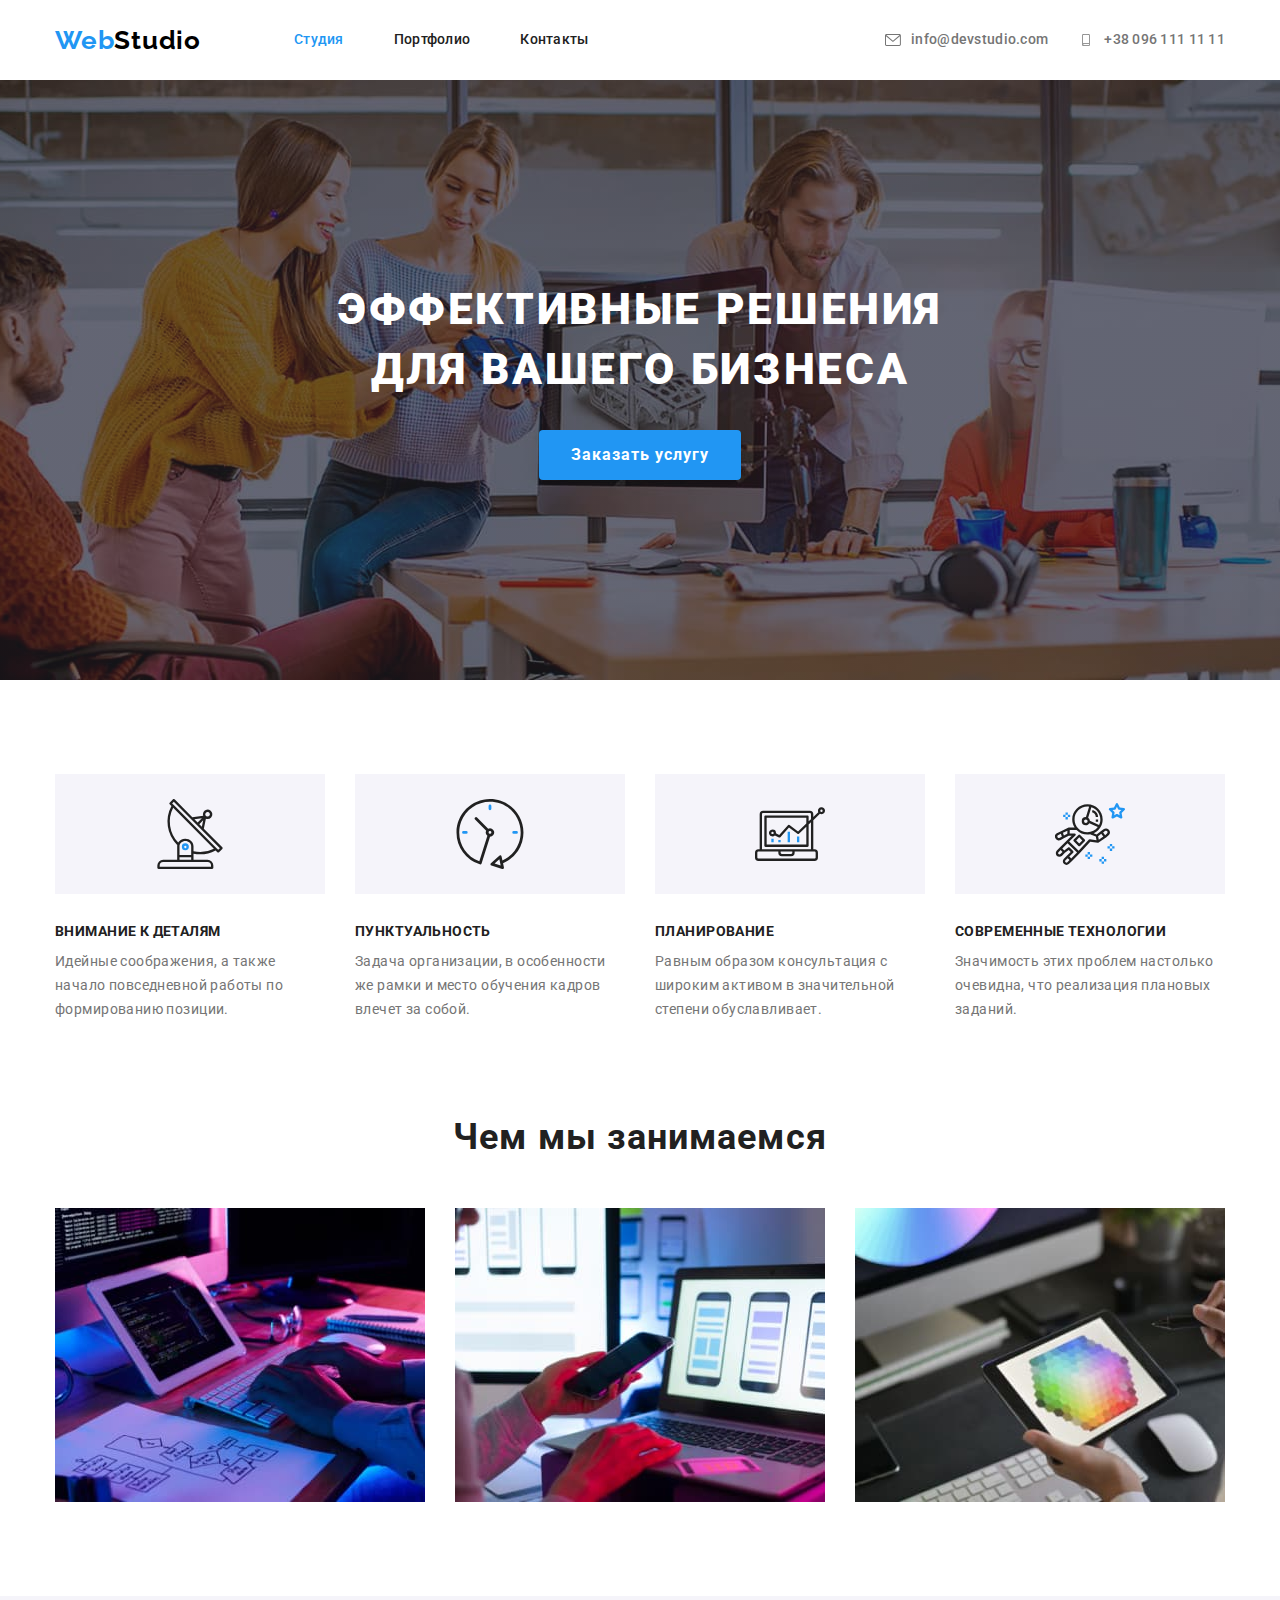
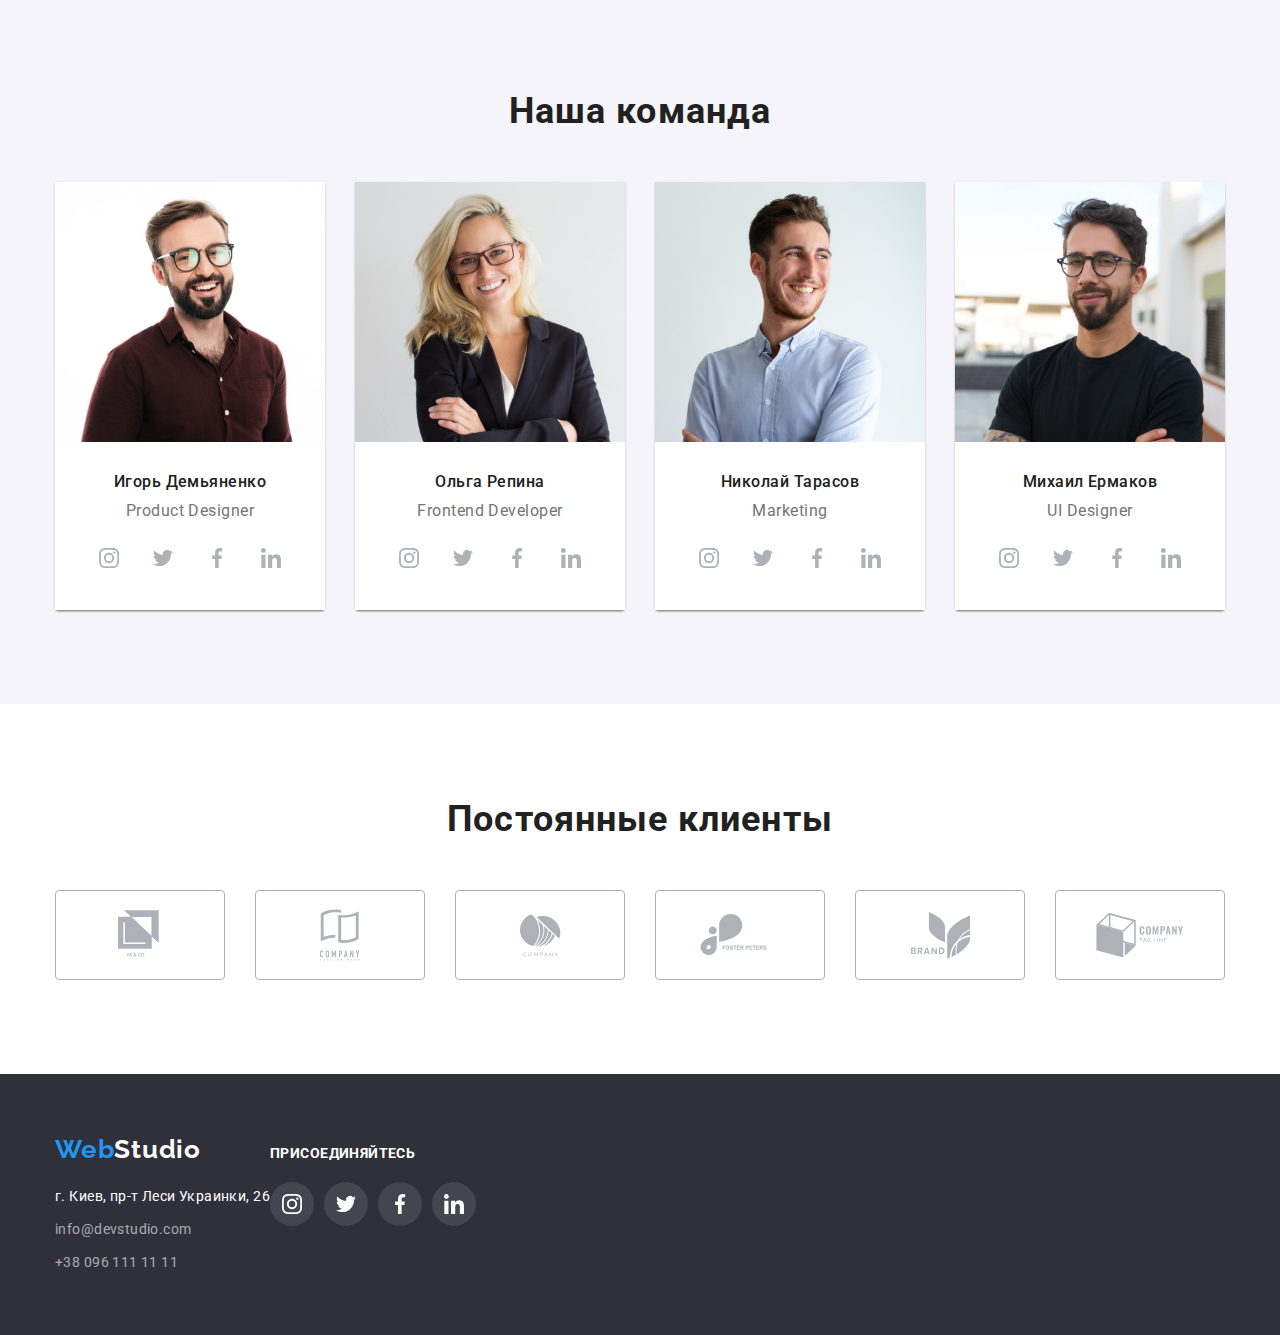
<file: index.html>
<!DOCTYPE html>
<html lang="ru">
<head>
    <meta charset="UTF-8">
    <meta http-equiv="X-UA-Compatible" content="IE=edge">
    <meta name="viewport" content="width=device-width, initial-scale=1.0">
    <title>Студия</title>
    <link href="https://fonts.googleapis.com/css2?family=Raleway:wght@700&family=Roboto:wght@400;500;700;900&display=swap"
          rel="stylesheet">
    <link rel="stylesheet" href="https://cdnjs.cloudflare.com/ajax/libs/modern-normalize/1.0.0/modern-normalize.min.css">   
    <link rel="stylesheet" href="css/styles.css">
</head>
<body>
    <!--Site header -->
    <header class="page-header">
        <div class="container main-page">
            <nav class="header-nav">
                <a href="" class="logo">Web<span class="logo-studio">Studio</span></a>

                <ul class="site-nav list">
                    <li class="item"><a href="" class="link current">Студия</a></li>
                    <li class="item"><a href="./portfolio.html" class="link">Портфолио</a></li>
                    <li class="item"><a href="" class="link">Контакты</a></li>
                </ul>
            </nav>

                <ul class="auth list">
                    <li class="item">
                        <a href="mailto:info@devstudio.com" class="auth-link">
                            <svg class="icon" width="16" height="12">
                                <use href="./images/icons.svg#icon-envelope"></use>
                            </svg>
                            info@devstudio.com
                        </a>
                    </li>
                    <li class="item">
                        <a href="tel:+380961111111" class="auth-link">
                            <svg class="icon" width="16" height="12">
                                <use href="./images/icons.svg#icon-smartphone"></use>
                            </svg>
                            +38 096 111 11 11
                        </a>
                    </li>
                </ul>
                
        </div>
    </header> 

    <main>
        <!--Hero-->
        <section class="hero">
            <div class="overlay">
                <div class="section-hero">
                    <h1 class="title">Эффективные решения для вашего бизнеса</h1>
                    <button type="button" class="button">Заказать услугу</button>
                </div>
            </div>
        </section>
        <!--features-->
        <section class="section">
            <div class="container ">
                <ul class="feature list">
                    <li class="item icon-antena">
                        <h3 class="section-title">Внимание к деталям</h3>
                        <p class="section-text">
                            Идейные соображения, а также
                            начало повседневной работы по
                            формированию позиции.
                        </p>
                    </li>
                    <li class="item icon-clock">
                        <h3 class="section-title">Пунктуальность</h3>
                        <p class="section-text">
                            Задача организации, в особенности
                            же рамки и место обучения кадров
                            влечет за собой.
                        </p>
                    </li>
                    <li class="item icon-diagram">
                        <h3 class="section-title">Планирование</h3>
                        <p class="section-text">
                            Равным образом консультация с
                            широким активом в значительной
                            степени обуславливает.
                        </p>
                    </li>
                    <li class="item icon-astronaut">
                        <h3 class="section-title">Современные технологии</h3>
                        <p class="section-text">
                            Значимость этих проблем настолько
                            очевидна, что реализация плановых
                            заданий.
                        </p>
                    </li>
                </ul>
            </div>
        </section>
        <!--Activities-->
        <section class="section-no-padding">
            <div class="container">
                <h2 class="heading">Чем мы занимаемся</h2>

                <ul class="img list">
                    <li class="item"><img src="./images/workspace.jpg" alt="рабочее место" width="370"></li>
                    <li class="item"><img src="./images/computer.jpg" alt="компьютер" width="370"></li>
                    <li class="item"><img src="./images/tablet.jpg" alt="планшет" width="370"></li>
                </ul>
            </div>
        </section>
        <!--Team-->
        <section class="section team">
            <div class="container">
                <h2 class="caption">Наша команда</h2>

                <ul class="caption-content list">
                    <li class="item">
                        <article class="caption-card">
                        <div class="card-thumb">
                            <img class="no-gap" src="./images/igor.jpg" alt="igor" width="270">
                        </div>
                        <div class="card-content">
                            <h3 class="caption-title">Игорь Демьяненко</h3>
                            <p class="caption-text">Product Designer</p>

                            <ul class="caption-icon list">
                                <li class="item">
                                    <a href="" class="caption-icon-link" target="_blank" rel="noopener noreferer">
                                        <svg class="icon-card" width="20" height="20">
                                            <use href="./images/icons.svg#icon-instagram"></use>
                                        </svg>
                                    </a>
                                </li>
                                <li class="item">
                                    <a href="" class="caption-icon-link" target="_blank" rel="noopener noreferer">
                                        <svg class="icon-card" width="20" height="20">
                                            <use href="./images/icons.svg#icon-twitter"></use>
                                        </svg>
                                    </a>
                                </li>
                                <li class="item">
                                    <a href="" class="caption-icon-link" target="_blank" rel="noopener noreferer">
                                        <svg class="icon-card" width="20" height="20">
                                            <use href="./images/icons.svg#icon-facebook"></use>
                                        </svg>
                                    </a>
                                </li>
                                <li class="item">
                                    <a href="" class="caption-icon-link" target="_blank" rel="noopener noreferer">
                                        <svg class="icon-card" width="20" height="20">
                                            <use href="./images/icons.svg#icon-linkedin"></use>
                                        </svg>
                                    </a>
                                </li>
                            </ul>
                    
                        </div>
                        </article>
                    </li>
                    <li class="item">
                        <article class="caption-card">
                        <div class="card-thumb">
                            <img src="./images/olga.jpg" alt="olga" width="270">
                        </div>
                        <div class="card-content">
                            <h3 class="caption-title">Ольга Репина</h3>
                            <p class="caption-text">Frontend Developer</p>

                        <ul class="caption-icon list">
                            <li class="item">
                                <a href="" class="caption-icon-link" target="_blank" rel="noopener noreferer">
                                    <svg class="icon-card" width="20" height="20">
                                        <use href="./images/icons.svg#icon-instagram"></use>
                                    </svg>
                                </a>
                            </li>
                            <li class="item">
                                <a href="" class="caption-icon-link" target="_blank" rel="noopener noreferer">
                                    <svg class="icon-card" width="20" height="20">
                                        <use href="./images/icons.svg#icon-twitter"></use>
                                    </svg>
                                </a>
                            </li>
                            <li class="item">
                                <a href="" class="caption-icon-link" target="_blank" rel="noopener noreferer">
                                    <svg class="icon-card" width="20" height="20">
                                        <use href="./images/icons.svg#icon-facebook"></use>
                                    </svg>
                                </a>
                            </li>
                            <li class="item">
                                <a href="" class="caption-icon-link" target="_blank" rel="noopener noreferer">
                                    <svg class="icon-card" width="20" height="20">
                                        <use href="./images/icons.svg#icon-linkedin"></use>
                                    </svg>
                                </a>
                            </li>
                        </ul>
                        </div>
                        </article>
                    </li>
                    <li class="item">
                        <article class="caption-card">
                        <div class="card-thumb">
                            <img src="./images/nickolas.jpg" alt="nickolas" width="270">
                        </div>
                        <div class="card-content">
                            <h3 class="caption-title">Николай Тарасов</h3>
                            <p class="caption-text">Marketing</p>

                            <ul class="caption-icon list">
                                <li class="item">
                                    <a href="" class="caption-icon-link" target="_blank" rel="noopener noreferer">
                                        <svg class="icon-card" width="20" height="20">
                                            <use href="./images/icons.svg#icon-instagram"></use>
                                        </svg>
                                    </a>
                                </li>
                                <li class="item">
                                    <a href="" class="caption-icon-link" target="_blank" rel="noopener noreferer">
                                        <svg class="icon-card" width="20" height="20">
                                            <use href="./images/icons.svg#icon-twitter"></use>
                                        </svg>
                                    </a>
                                </li>
                                <li class="item">
                                    <a href="" class="caption-icon-link" target="_blank" rel="noopener noreferer">
                                        <svg class="icon-card" width="20" height="20">
                                            <use href="./images/icons.svg#icon-facebook"></use>
                                        </svg>
                                    </a>
                                </li>
                                <li class="item">
                                    <a href="" class="caption-icon-link" target="_blank" rel="noopener noreferer">
                                        <svg class="icon-card" width="20" height="20">
                                            <use href="./images/icons.svg#icon-linkedin"></use>
                                        </svg>
                                    </a>
                                </li>
                            </ul>
                        </div>
                        </article>
                    </li>
                    <li class="item">
                        <article class="caption-card">
                        <div class="card-thumb">
                            <img src="./images/michael.jpg" alt="michael" width="270">
                        </div>
                        <div class="card-content">
                            <h3 class="caption-title">Михаил Ермаков</h3>
                            <p class="caption-text">UI Designer</p>

                            <ul class="caption-icon list">
                                <li class="item">
                                    <a href="" class="caption-icon-link" target="_blank" rel="noopener noreferer">
                                        <svg class="icon-card" width="20" height="20">
                                            <use href="./images/icons.svg#icon-instagram"></use>
                                        </svg>
                                    </a>
                                </li>
                                <li class="item">
                                    <a href="" class="caption-icon-link" target="_blank" rel="noopener noreferer">
                                        <svg class="icon-card" width="20" height="20">
                                            <use href="./images/icons.svg#icon-twitter"></use>
                                        </svg>
                                    </a>
                                </li>
                                <li class="item">
                                    <a href="" class="caption-icon-link" target="_blank" rel="noopener noreferer">
                                        <svg class="icon-card" width="20" height="20">
                                            <use href="./images/icons.svg#icon-facebook"></use>
                                        </svg>
                                    </a>
                                </li>
                                <li class="item">
                                    <a href="" class="caption-icon-link" target="_blank" rel="noopener noreferer">
                                        <svg class="icon-card" width="20" height="20">
                                            <use href="./images/icons.svg#icon-linkedin"></use>
                                        </svg>
                                    </a>
                                </li>
                            </ul>
                        </div>
                        </article>
                    </li>
                </ul>
            </div>
        </section>
        <!--clients-->  
        <section class="section">
            <div class="container">
                <h2 class="client-title">Постоянные клиенты</h2>
        
                <ul class="client-content list">
                
                    <li class="item-client">
                        <a href="" class="client">
                            <svg class="logo-icon" width="45" height="50">
                                <use href="./images/icons.svg#icon-logo-1"></use>
                            </svg>
                        </a>
                    </li>
                    <li class="item-client">
                        <a href="" class="client">
                            <svg class="logo-icon" width="40" height="52">
                                <use href="./images/icons.svg#icon-logo-2"></use>
                            </svg>
                        </a>
                    </li>
                    <li class="item-client">
                        <a href="" class="client">
                            <svg class="logo-icon" width="41" height="43">
                                <use href="./images/icons.svg#icon-logo-3"></use>
                            </svg>
                        </a>
                    </li>
                    <li class="item-client">
                        <a href="" class="client">
                            <svg class="logo-icon" width="80" height="42">
                                <use href="./images/icons.svg#icon-logo-4"></use>
                            </svg>
                        </a>
                    </li>
                    <li class="item-client">
                        <a href="" class="client">
                            <svg class="logo-icon" width="59" height="47">
                                <use href="./images/icons.svg#icon-logo-5"></use>
                            </svg>
                        </a>
                    </li>
                    <li class="item-client">
                        <a href="" class="client">
                            <svg class="logo-icon" width="88" height="45">
                                <use href="./images/icons.svg#icon-logo-6"></use>
                            </svg>
                        </a>
                    </li>
                    
                </ul>
            </div>
        </section>

    </main>
    <!--footer-->
    <footer class="footer">
        <div class="container footer-content">

            <div class="footer-box">
                <a href="" class="footer-logo">Web<span class="footer-studio">Studio</span> </a>
                <address class="footer-address">
                        <p class="address-link">г. Киев, пр-т Леси Украинки, 26</p>
                    <ul class="address list">
                        <li><a href="mailto:info@devstudio.com" class="footer-link">info@devstudio.com</a></li>
                        <li class="tel"><a href="tel:+380961111111" class="footer-link">+38 096 111 11 11</a></li>
                    </ul>
                </address>
            </div>

            <div class="footer-box">
                <p class="footer-title">присоединяйтесь</p>

                <ul class="footer-icon list">
                    <li class="item">
                        <a href="" class="footer-icon-link" target="_blank" rel="noopener noreferer">
                            <svg class="footer-icon-card" width="20" height="20">
                                <use href="./images/icons.svg#icon-instagram"></use>
                            </svg>
                        </a>
                    </li>
                    <li class="item">
                        <a href="" class="footer-icon-link" target="_blank" rel="noopener noreferer">
                            <svg class="footer-icon-card" width="20" height="20">
                                <use href="./images/icons.svg#icon-twitter"></use>
                            </svg>
                        </a>
                    </li>
                    <li class="item">
                        <a href="" class="footer-icon-link" target="_blank" rel="noopener noreferer">
                            <svg class="footer-icon-card" width="20" height="20">
                                <use href="./images/icons.svg#icon-facebook"></use>
                            </svg>
                        </a>
                    </li>
                    <li class="item">
                        <a href="" class="footer-icon-link" target="_blank" rel="noopener noreferer">
                            <svg class="footer-icon-card" width="20" height="20">
                                <use href="./images/icons.svg#icon-linkedin"></use>
                            </svg>
                        </a>
                    </li>
                </ul>
            
            </div>

        </div>
    </footer>

</body>
</html>
</file>
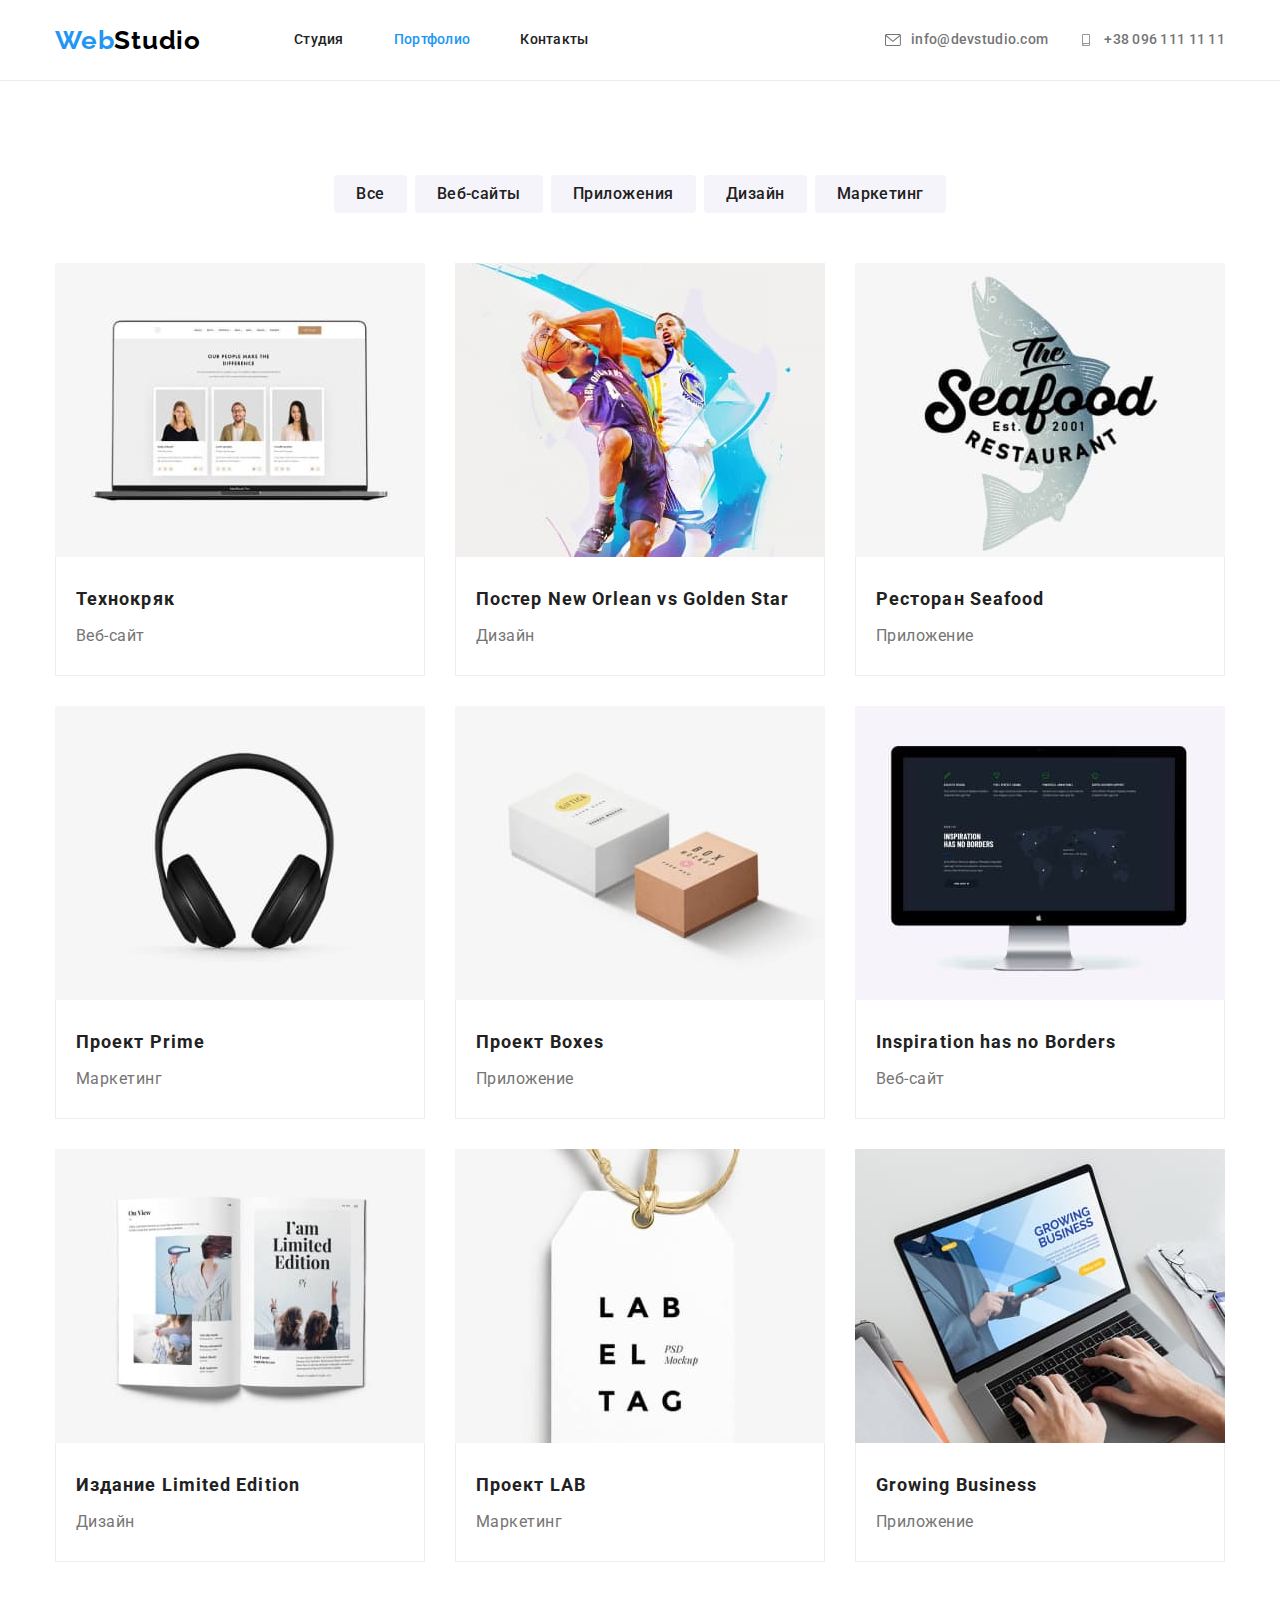
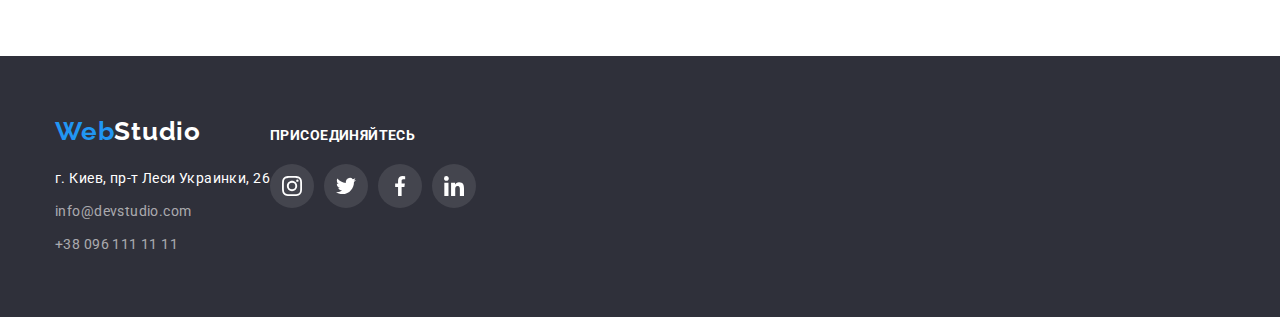
<file: portfolio.html>
<!DOCTYPE html>
<html lang="ru">
<head>
    <meta charset="UTF-8">
    <meta http-equiv="X-UA-Compatible" content="IE=edge">
    <meta name="viewport" content="width=device-width, initial-scale=1.0">
    <title>Портфолио</title> 
    <link href="https://fonts.googleapis.com/css2?family=Raleway:wght@700&family=Roboto:wght@400;500;700;900&display=swap"
          rel="stylesheet">
    <link rel="stylesheet" href="https://cdnjs.cloudflare.com/ajax/libs/modern-normalize/1.0.0/modern-normalize.min.css">
    <link rel="stylesheet" href="css/styles.css">
</head>
<body>
    <!--Site header -->
    <header class="page-header portfolio-heder">
        <div class="container main-page">
            <nav class="header-nav">
                <a href="" class="logo">Web<span class="logo-studio">Studio</span></a>

                <ul class="site-nav list">
                    <li class="item"><a href="./index.html" class="link">Студия</a></li>
                    <li class="item"><a href="" class="link current">Портфолио</a></li>
                    <li class="item"><a href="" class="link">Контакты</a></li>
                </ul>
            </nav>

            <ul class="auth list">
                <li class="item">
                    <a href="mailto:info@devstudio.com" class="auth-link">
                        <svg class="icon" width="16" height="12">
                            <use href="./images/icons.svg#icon-envelope"></use>
                        </svg>
                        info@devstudio.com
                    </a>
                </li>
                <li class="item">
                    <a href="tel:+380961111111" class="auth-link">
                        <svg class="icon" width="16" height="12">
                            <use href="./images/icons.svg#icon-smartphone"></use>
                        </svg>
                        +38 096 111 11 11
                    </a>
                </li>
            </ul>
        </div>
    </header>
    <!--portfolio -->
    <main>
        <!--portfolio button -->
        <section class="section">
            <div class="container">
                
                <ul class="btn list">
                    <li class="item">
                        <button type="button" class="btn-link">Все</button>
                    </li>
                    <li class="item">
                        <button type="button" class="btn-link">Веб-сайты</button>
                    </li>
                    <li class="item">
                        <button type="button" class="btn-link">Приложения</button>
                    </li>
                    <li class="item">
                        <button type="button" class="btn-link">Дизайн</button>
                    </li>
                    <li class="item">
                        <button type="button" class="btn-link">Маркетинг</button>
                    </li>
                </ul>
                <!--portfolio img  -->

                <ul class="portfolio-ection list">
                    <li class="item">
                        <article class="card">
                            <div class="portfolio-card">
                                <img src="images/website.jpg" alt="web site" width="370">
                            </div>
                            <div class="portfolio-content">
                                <h2 class="portfolio-title">Технокряк</h2>
                                <p class="portfolio-text">Веб-сайт</p>
                            </div>
                        </article>
                    </li>
                    <li class="item">
                        <article class="card">
                            <div class="portfolio-card">
                            <img src="images/basketball.jpg" alt="basketball players" width="370">
                            </div>
                            <div class="portfolio-content">
                                <h2 class="portfolio-title">Постер New Orlean vs Golden Star</h2>
                                <p class="portfolio-text">Дизайн</p>
                            </div>
                        </article>
                    </li>
                    <li class="item">
                        <article class="card">
                            <div class="portfolio-card">
                                <img src="images/restaurant.jpg" alt="restaurant logo" width="370">
                            </div>
                            <div class="portfolio-content">
                                <h2 class="portfolio-title">Ресторан Seafood</h2>
                                <p class="portfolio-text">Приложение</p>
                            </div>
                        </article>
                    </li>
                    <li class="item">
                        <article class="card">
                            <div class="portfolio-card">
                                <img src="images/headphones.jpg" alt="headphones" width="370">
                            </div>

                            <div class="portfolio-content">
                                <h2 class="portfolio-title">Проект Prime</h2>
                                <p class="portfolio-text">Маркетинг</p>
                            </div>
                        </article>
                    </li>
                    <li class="item">
                        <article class="card">
                            <div class="portfolio-card">
                                <img src="images/box.jpg" alt="box" width="370">
                            </div>
                            <div class="portfolio-content">
                                <h2 class="portfolio-title">Проект Boxes</h2>
                                <p class="portfolio-text">Приложение</p>
                            </div>
                        </article>
                    </li>
                    <li class="item">
                        <article class="card">
                            <div class="portfolio-card">
                                <img src="images/screen.jpg" alt="screen" width="370">
                            </div>
                            <div class="portfolio-content">
                                <h2 class="portfolio-title">Inspiration has no Borders</h2>
                                <p class="portfolio-text">Веб-сайт</p>
                            </div>
                        </article>
                    </li>
                    <li class="item">
                        <article class="card">
                            <div class="portfolio-card">
                                <img src="images/book.jpg" alt="book" width="370">
                            </div>
                            <div class="portfolio-content">
                                <h2 class="portfolio-title">Издание Limited Edition</h2>
                                <p class="portfolio-text">Дизайн</p>
                            </div>
                        </article>
                    </li>
                    <li class="item">
                        <article class="card">
                            <div class="portfolio-card">
                                <img src="images/label.jpg" alt="label" width="370">
                            </div>
                            <div class="portfolio-content">
                                <h2 class="portfolio-title">Проект LAB</h2>
                                <p class="portfolio-text">Маркетинг</p>
                            </div>
                        </article>
                    </li>
                    <li class="item">
                        <article class="card">
                            <div class="portfolio-card">
                                <img src="images/notebook.jpg" alt="notebook" width="370">
                            </div>
                            <div class="portfolio-content">
                                <h2 class="portfolio-title">Growing Business</h2>
                                <p class="portfolio-text">Приложение</p>
                            </div>
                        </article>
                    </li>
                </ul>
            </div>
        </section>
    </main>
    <!--footer-->
    <footer class="footer">
        <div class="container footer-content">
    
            <div class="footer-box">
                <a href="" class="footer-logo">Web<span class="footer-studio">Studio</span> </a>
                <address class="footer-address">
                    <p class="address-link">г. Киев, пр-т Леси Украинки, 26</p>
                    <ul class="address list">
                        <li><a href="mailto:info@devstudio.com" class="footer-link">info@devstudio.com</a></li>
                        <li class="tel"><a href="tel:+380961111111" class="footer-link">+38 096 111 11 11</a></li>
                    </ul>
                </address>
            </div>
    
            <div class="footer-box">
                <p class="footer-title">присоединяйтесь</p>
    
                <ul class="footer-icon list">
                    <li class="item">
                        <a href="" class="footer-icon-link" target="_blank" rel="noopener noreferer">
                            <svg class="footer-icon-card" width="20" height="20">
                                <use href="./images/icons.svg#icon-instagram"></use>
                            </svg>
                        </a>
                    </li>
                    <li class="item">
                        <a href="" class="footer-icon-link" target="_blank" rel="noopener noreferer">
                            <svg class="footer-icon-card" width="20" height="20">
                                <use href="./images/icons.svg#icon-twitter"></use>
                            </svg>
                        </a>
                    </li>
                    <li class="item">
                        <a href="" class="footer-icon-link" target="_blank" rel="noopener noreferer">
                            <svg class="footer-icon-card" width="20" height="20">
                                <use href="./images/icons.svg#icon-facebook"></use>
                            </svg>
                        </a>
                    </li>
                    <li class="item">
                        <a href="" class="footer-icon-link" target="_blank" rel="noopener noreferer">
                            <svg class="footer-icon-card" width="20" height="20">
                                <use href="./images/icons.svg#icon-linkedin"></use>
                            </svg>
                        </a>
                    </li>
                </ul>
    
            </div>
    
        </div>
    </footer>


</body>
</html>
</file>
<file: css/styles.css>
:root {
  --primary-text-colour: #757575;
  --title-text-colour: #212121;
  --accent-text-colour: #2196f3;
  --primary-white-colour: #fff;
  --background-secondary-color: #2f303a;
  --background-grey-color: #f5f4fa;
  --icon-grey-color: #afb1b8;
}

body {
  background-color: var(--primary-white-colour);
  color: var(--primary-text-colour);
  font-family: Roboto, sans-serif;
}

img {
  display: block;
  max-width: 100%;
  margin: 0;
}

.list {
  list-style: none;
  padding: 0;
  margin: 0;
}

/* Site header */

.container {
  width: 1200px;
  padding-left: 15px;
  padding-right: 15px;
  margin: 0 auto;
}

.main-page,
.header-nav {
  display: flex;
  align-items: center;
}

.logo,
.footer-logo {
  color: var(--accent-text-colour);
  font-family: Raleway, sans-serif;
  font-weight: 700;
  font-size: 26px;
  line-height: 1.19;
  letter-spacing: 0.03em;
  text-decoration: none;
}

.logo-studio {
  color: #000000;
}

.site-nav {
  display: flex;
  margin-left: 93px;
}

.site-nav .item + .item {
  margin-left: 50px;
}

.link {
  display: block;
  padding-top: 32px;
  padding-bottom: 32px;

  color: var(--title-text-colour);
  font-weight: 500;
  font-size: 14px;
  line-height: 1.14;
  letter-spacing: 0.02em;
  text-decoration: none;
}

.link:hover,
.link:focus {
  color: var(--accent-text-colour);
}

.link.current {
  color: var(--accent-text-colour);
}

.auth {
  display: flex;
  margin-left: auto;
}

.auth .item + .item {
  margin-left: 30px;
}

.icon {
  margin-right: 10px;
  fill: currentColor;
}

.auth-link {
  display: flex;
  align-items: center;

  padding-top: 32px;
  padding-bottom: 32px;

  color: var(--primary-text-colour);
  font-weight: 500;
  font-size: 14px;
  line-height: 1.14;
  letter-spacing: 0.02em;
  text-decoration: none;
}

.auth-link:hover,
.auth-link:focus {
  color: var(--accent-text-colour);
}

/* Hero */

.hero {
  text-align: center;
}

.overlay {
  background: rgba(47, 48, 58, 0.4);
  max-width: 1600px;
  height: 600px;
  margin-left: auto;
  margin-right: auto;
  background-image: linear-gradient(
      to right,
      rgba(47, 48, 58, 0.4),
      rgba(47, 48, 58, 0.4)
    ),
    url("../images/hero.jpg");
  background-repeat: no-repeat;
  background-position: center;
  background-size: cover;
}

.section-hero {
  padding-top: 200px;
  padding-bottom: 200px;
}

.title {
  width: 696px;
  margin: 0 auto;

  color: var(--primary-white-colour);
  font-weight: 900;
  font-size: 44px;
  line-height: 1.36;
  letter-spacing: 0.06em;
  text-transform: uppercase;
}

.button {
  border: none;
  margin-top: 30px;
  padding: 10px 32px;

  background-color: var(--accent-text-colour);
  color: var(--primary-white-colour);
  box-shadow: 0px 4px 4px rgba(0, 0, 0, 0.15);
  border-radius: 4px;

  font-weight: 700;
  font-size: 16px;
  line-height: 1.88;
  letter-spacing: 0.06em;
  cursor: pointer;
}

/* features */

.section {
  padding-top: 94px;
  padding-bottom: 94px;
}

.section-no-padding {
  padding-top: 0;
  padding-bottom: 94px;
}

.feature {
  display: flex;
}

.feature .item + .item {
  margin-left: 30px;
}

.feature .item {
  width: 270px;
}

.feature .item::before {
  display: block;
  content: "";
  height: 120px;
  margin-bottom: 30px;
  background-repeat: no-repeat;
  background-position: center;
  background-color: var(--background-grey-color);
}

.icon-antena::before {
  background-image: url("../images/antenna.svg");
}

.icon-clock::before {
  background-image: url("../images/clock.svg");
}

.icon-diagram::before {
  background-image: url("../images/diagram.svg");
}

.icon-astronaut::before {
  background-image: url("../images/astronaut.svg");
}

.section-title {
  margin-top: 0;
  margin-bottom: 10px;

  color: var(--title-text-colour);
  font-weight: 700;
  font-size: 14px;
  line-height: 1.14;
  letter-spacing: 0.03em;
  text-transform: uppercase;
}

.section-text {
  margin-top: 0;
  margin-bottom: 0;

  font-weight: 400;
  font-size: 14px;
  line-height: 1.71;
  letter-spacing: 0.03em;
}

/* Activities */

.heading {
  margin-top: 0;
  margin-bottom: 50px;

  color: var(--title-text-colour);
  font-weight: 700;
  font-size: 36px;
  line-height: 1.17;
  text-align: center;
  letter-spacing: 0.03em;
}

.img {
  display: flex;
}

.img .item + .item {
  margin-left: 30px;
}

/* Team */

.team {
  background: var(--background-grey-color);
}

.caption {
  margin-top: 0;
  margin-bottom: 50px;

  color: var(--title-text-colour);
  font-weight: 700;
  font-size: 36px;
  line-height: 1.17;
  text-align: center;
  letter-spacing: 0.03em;
}

.caption-content {
  display: flex;
}

.caption-content .item + .item {
  margin-left: 30px;
}

.caption-card {
  width: 270px;
  box-shadow: 0px 1px 3px rgba(0, 0, 0, 0.12), 0px 1px 1px rgba(0, 0, 0, 0.14),
    0px 2px 1px rgba(0, 0, 0, 0.2);
  border-radius: 0px 0px 4px 4px;
}

.card-content {
  background-color: var(--primary-white-colour);
  text-align: center;
  padding: 30px;
}

.caption-title {
  margin-top: 0;
  margin-bottom: 10px;

  color: var(--title-text-colour);
  font-weight: 500;
  font-size: 16px;
  line-height: 1.19;
  letter-spacing: 0.03em;
}

.caption-text {
  margin-bottom: 16px;
  margin-top: 0;

  font-weight: 400;
  font-size: 16px;
  line-height: 1.19;
  letter-spacing: 0.03em;
}

.caption-icon {
  display: inline-flex;
}

.caption-icon .item + .item {
  margin-left: 10px;
}

.caption-icon-link {
  display: flex;
  justify-content: center;
  align-items: center;
  width: 44px;
  height: 44px;
  color: var(--icon-grey-color);
}

.caption-icon .icon-card {
  fill: currentColor;
}

.caption-icon-link:hover,
.caption-icon-link:focus {
  color: var(--primary-white-colour);
  border-radius: 50%;
  background-color: var(--accent-text-colour);
}

/* clients */
.client-title {
  margin: 0;
  margin-bottom: 50px;
  color: var(--title-text-colour);
  font-weight: 700;
  font-size: 36px;
  line-height: 1.17;
  text-align: center;
  letter-spacing: 0.03em;
}

.client-content {
  display: flex;
}

.item-client + .item-client {
  margin-left: 30px;
}

.client {
  display: flex;
  justify-content: center;
  align-items: center;
  width: 170px;
  height: 90px;

  color: var(--icon-grey-color);
  background-color: var(--primary-white-colour);

  border: 1px solid var(--icon-grey-color);
  border-radius: 4px;
}

.client:hover,
.client:focus {
  color: var(--accent-text-colour);
  border: 1px solid var(--accent-text-colour);
}

.logo-icon {
  fill: currentColor;
}

/* footer */
.footer {
  background-color: var(--background-secondary-color);
  padding-top: 60px;
  padding-bottom: 60px;
}

.footer-content {
  display: flex;
  align-items: baseline;
}

.footer-box {
  flex-basis: calc((50%-45px) / 2);
}

.footer-studio {
  color: var(--primary-white-colour);
}

.footer-address {
  margin-top: 20px;
}

.address-link {
  margin-top: 0;
  margin-bottom: 0;

  color: var(--primary-white-colour);
  font-style: normal;
  font-weight: 400;
  font-size: 14px;
  line-height: 1.71;
  letter-spacing: 0.03em;
}

.address {
  margin-top: 9px;
}

.footer-link {
  color: rgba(255, 255, 255, 0.6);
  font-style: normal;
  font-weight: 400;
  font-size: 14px;
  line-height: 1.71;
  letter-spacing: 0.03em;
  text-decoration: none;
}

.footer-link:hover,
.footer-link:focus {
  color: var(--accent-text-colour);
}

.tel {
  margin-top: 9px;
}

.footer-title {
  margin-top: 0;
  margin-bottom: 20px;

  font-weight: 700;
  font-size: 14px;
  line-height: 1.14;
  letter-spacing: 0.03em;
  text-transform: uppercase;

  color: var(--primary-white-colour);
}

.footer-icon {
  display: inline-flex;
}

.footer-icon .item + .item {
  margin-left: 10px;
}

.footer-icon-link {
  display: flex;
  justify-content: center;
  align-items: center;
  width: 44px;
  height: 44px;
  border-radius: 50%;
  background-color: rgba(255, 255, 255, 0.1);
}

.footer-icon .footer-icon-card {
  fill: var(--primary-white-colour);
}

.footer-icon-link:hover,
.footer-icon-link:focus {
  background-color: var(--accent-text-colour);
}

/* portfolio */

/* site header */

.portfolio-heder {
  border-bottom-width: 1px;
  border-bottom-style: solid;
  border-bottom-color: #ececec;
}

/* portfolio button */

.btn {
  display: flex;
  justify-content: center;
  margin-bottom: 50px;
}

.btn .item + .item {
  margin-left: 8px;
}

.btn-link {
  border: none;
  border-radius: 4px;
  padding: 6px 22px;

  background-color: #f5f4fa;
  color: var(--title-text-colour);
  font-weight: 500;
  font-size: 16px;
  line-height: 1.63;
  letter-spacing: 0.03em;
  cursor: pointer;
}

.btn-link:hover,
.btn-link:focus {
  background-color: var(--accent-text-colour);
  color: var(--primary-white-colour);
  box-shadow: 0px 3px 1px rgba(0, 0, 0, 0.1), 0px 1px 2px rgba(0, 0, 0, 0.08),
    0px 2px 2px rgba(0, 0, 0, 0.12);
  border-radius: 4px;
}

/* portfolio img  */

.portfolio-ection {
  display: flex;
  flex-wrap: wrap;
  margin-left: -30px;
  margin-bottom: -30px;
}

.portfolio-ection .item {
  flex-basis: calc((100% - 90px) / 3);

  margin-left: 30px;
  margin-bottom: 30px;
}

.card {
  width: 370px;
}

.card:hover {
  box-sizing: border-box;
  box-shadow: 0px 1px 1px rgba(0, 0, 0, 0.12), 0px 4px 4px rgba(0, 0, 0, 0.06),
    1px 4px 6px rgba(0, 0, 0, 0.16);
  cursor: pointer;
}

.portfolio-content {
  border: 1px solid #eee;
  border-top: none;
  padding: 24px 20px;
}

.portfolio-title {
  margin-top: 0;
  margin-bottom: 4px;

  color: var(--title-text-colour);
  font-weight: 700;
  font-size: 18px;
  line-height: 2;
  letter-spacing: 0.06em;
}

.portfolio-text {
  margin: 0;
  font-weight: 400;
  font-size: 16px;
  line-height: 1.88;
  letter-spacing: 0.03em;
}
</file>
